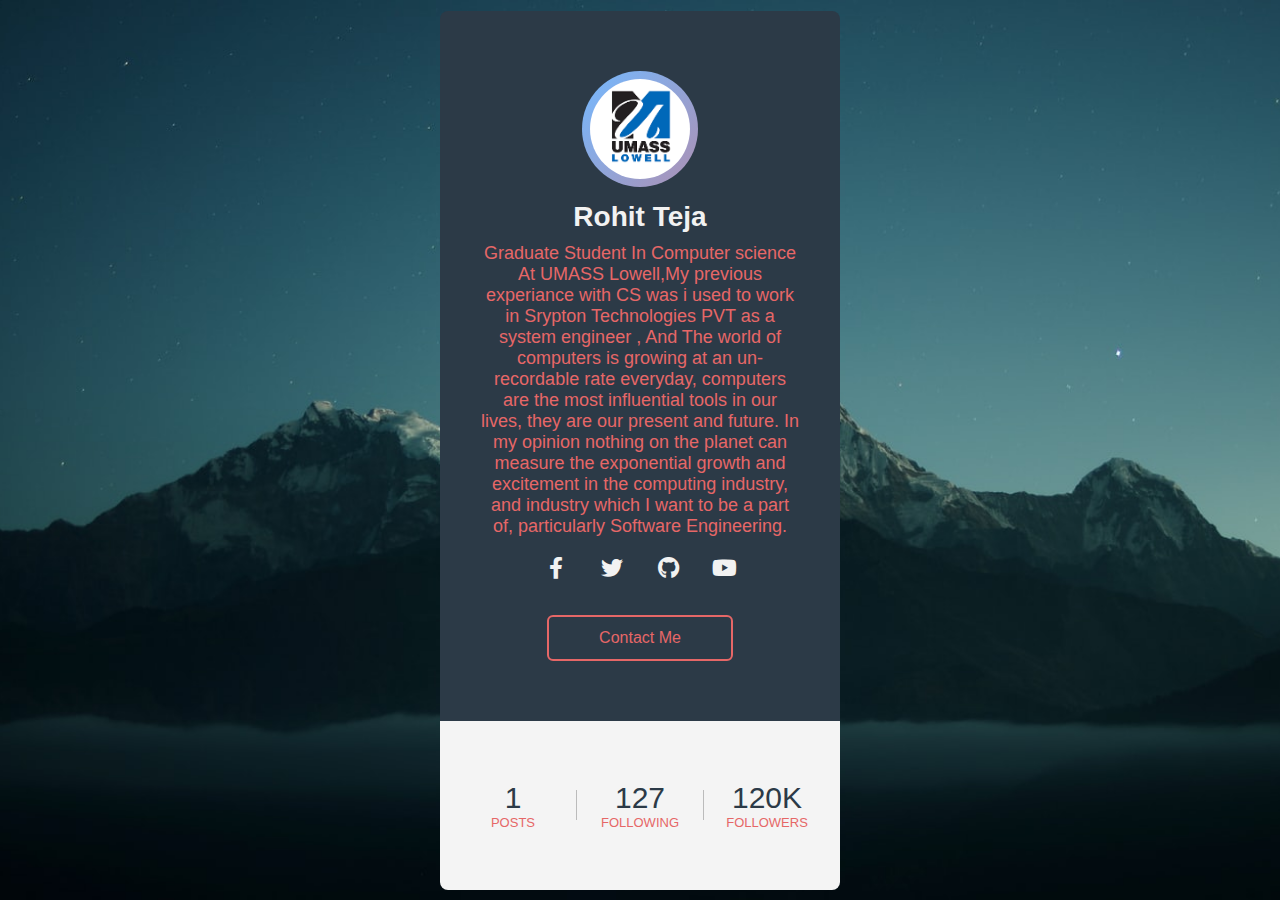
<file: kampa-Rohit Teja-hw2-firstApp/profile card/index.html>
<!DOCTYPE html>
<html lang="en">
<head>
  <meta charset="UTF-8">
  <meta name="viewport" content="width=device-width, initial-scale=1.0">
  <title></title>
  <link rel="stylesheet" href="https://cdnjs.cloudflare.com/ajax/libs/font-awesome/5.14.0/css/all.min.css"/>
  <link rel="stylesheet" href="style.css">
</head>
<body>
  <div class="profile-card">
    <div class="card-header">
      <div class="pic">
        <img src="download.png" alt="">
      </div>
      <div class="name">Rohit Teja</div>
      <div class="desc">Graduate Student In Computer science At UMASS Lowell,My previous experiance with CS was i used to work in Srypton Technologies PVT as a system engineer , And The world of computers is growing at an un-recordable rate everyday, computers are the most influential tools in our lives, they are our present and future. In my opinion nothing on the planet can measure the exponential growth and excitement in the computing industry, and industry which I want to be a part of, particularly Software Engineering. </div>
      <div class="sm">
        <a href="#" class="fab fa-facebook-f"></a>
        <a href="#" class="fab fa-twitter"></a>
        <a href="#" class="fab fa-github"></a>
        <a href="#" class="fab fa-youtube"></a>
      </div>
      <a href="#" class="contact-btn">Contact Me</a>
    </div>
    <div class="card-footer">
      <div class="numbers">
        <div class="item">
          <span>1</span>
          Posts
        </div>
        <div class="border"></div>
        <div class="item">
          <span>127</span>
          Following
        </div>
        <div class="border"></div>
        <div class="item">
          <span>120K</span>
          Followers
        </div>
      </div>
    </div>
  </div>
</body>
</html>
</file>
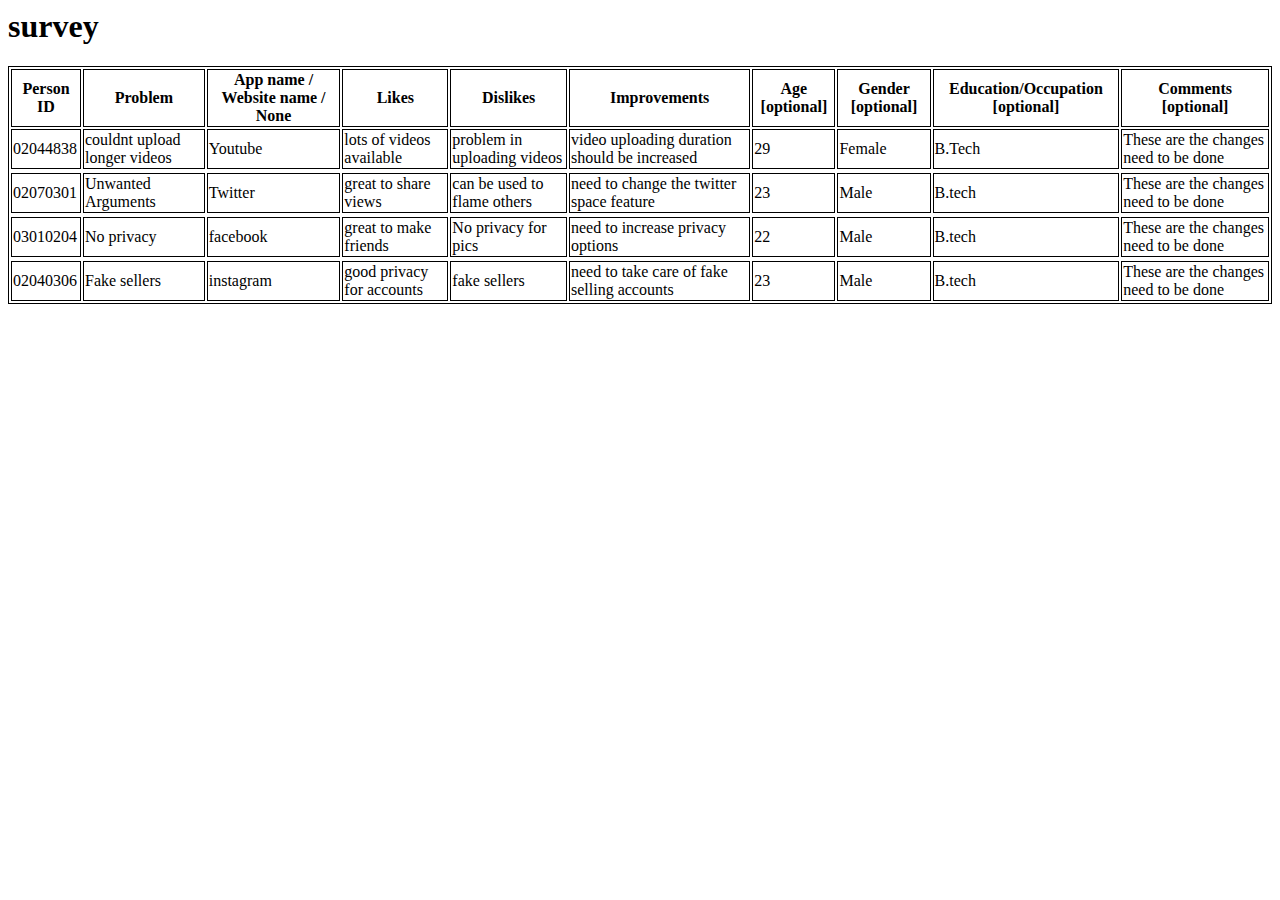
<file: rohit teja kampa.html>
<html>
<head>
<style>
table, th, td {
  border: 1px solid black;
}
</style>
</head>
<body>

<h1>survey</h1>

<table>
  <tr>
    <th>Person ID</th>
    <th>Problem</th>
    <th>App name / Website name / None</th>
    <th>Likes</th>
    <th>Dislikes</th>
    <th>Improvements</th>
    <th>Age [optional]</th>
    <th>Gender [optional]</th>
    <th>Education/Occupation [optional]</th>
    <th>Comments [optional]</th>

  </tr>
  <tr>
    <td>02044838</td>
    <td>couldnt upload longer videos </td>
    <td>Youtube</td>
    <td>lots of videos available</td>
    <td>problem in uploading videos</td>
    <td>video uploading duration should be increased</td>
    <td>29</td>
    <td>Female</td>
    <td>B.Tech</td>
    <td>These are the changes need to be done</td>
   
  </tr>
  <tr>
    <tr>
    <td>02070301</td>
    <td>Unwanted Arguments</td>
    <td>Twitter</td>
    <td>great to share views</td>
    <td>can be used to flame others</td>
    <td>need to change the twitter space feature</td>
    <td>23</td>
    <td>Male</td>
    <td>B.tech</td>
    <td>These are the changes need to be done</td>  
    
</tr>
  <tr>
    <tr>
    <td>03010204</td>
    <td>No privacy</td>
    <td>facebook</td>
    <td>great to make friends</td>
    <td>No privacy for pics</td>
    <td>need to increase privacy options</td>
    <td>22</td>
    <td>Male</td>
    <td>B.tech</td>
    <td>These are the changes need to be done</td>  
    
</tr>
  <tr>
   <tr>
    <td>02040306</td>
    <td>Fake sellers</td>
    <td>instagram</td>
    <td>good privacy for accounts</td>
    <td>fake sellers</td>
    <td>need to take care of fake selling accounts</td>
    <td>23</td>
    <td>Male</td>
    <td>B.tech</td>
    <td>These are the changes need to be done</td>  
    
</tr>
</table>

</body>
</html>
</file>
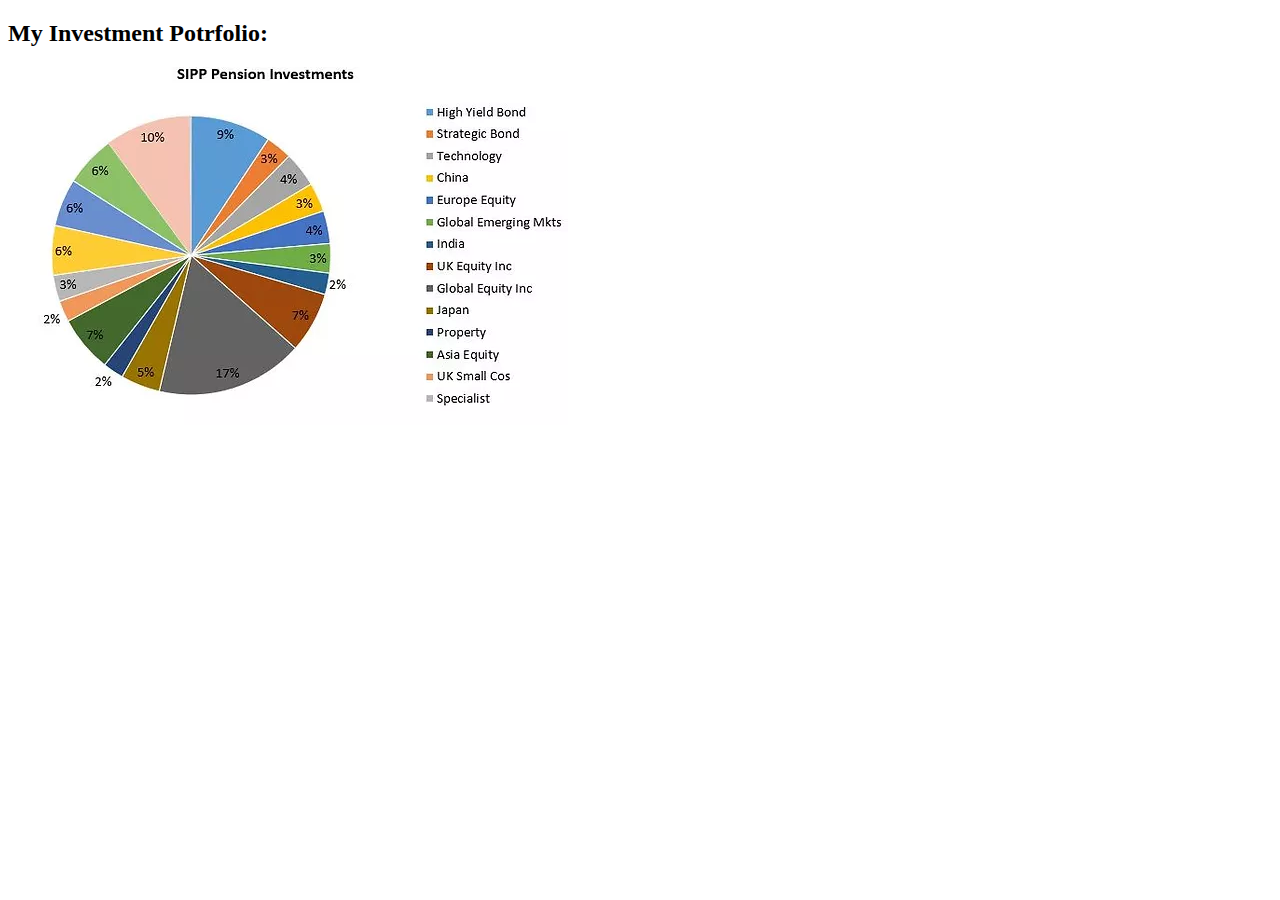
<file: Rohit Teja Kampa__hw3_secondPhaseOfApp/investment.html>
<!DOCTYPE html>
<html>
    <title>
        Invetsment portfolio
    </title>
    <body>
        <h2>My Investment Potrfolio:</h2>
        <img src="portfolio.jpeg.webp" alt="portfolio">
    </body>
</html>
</file>
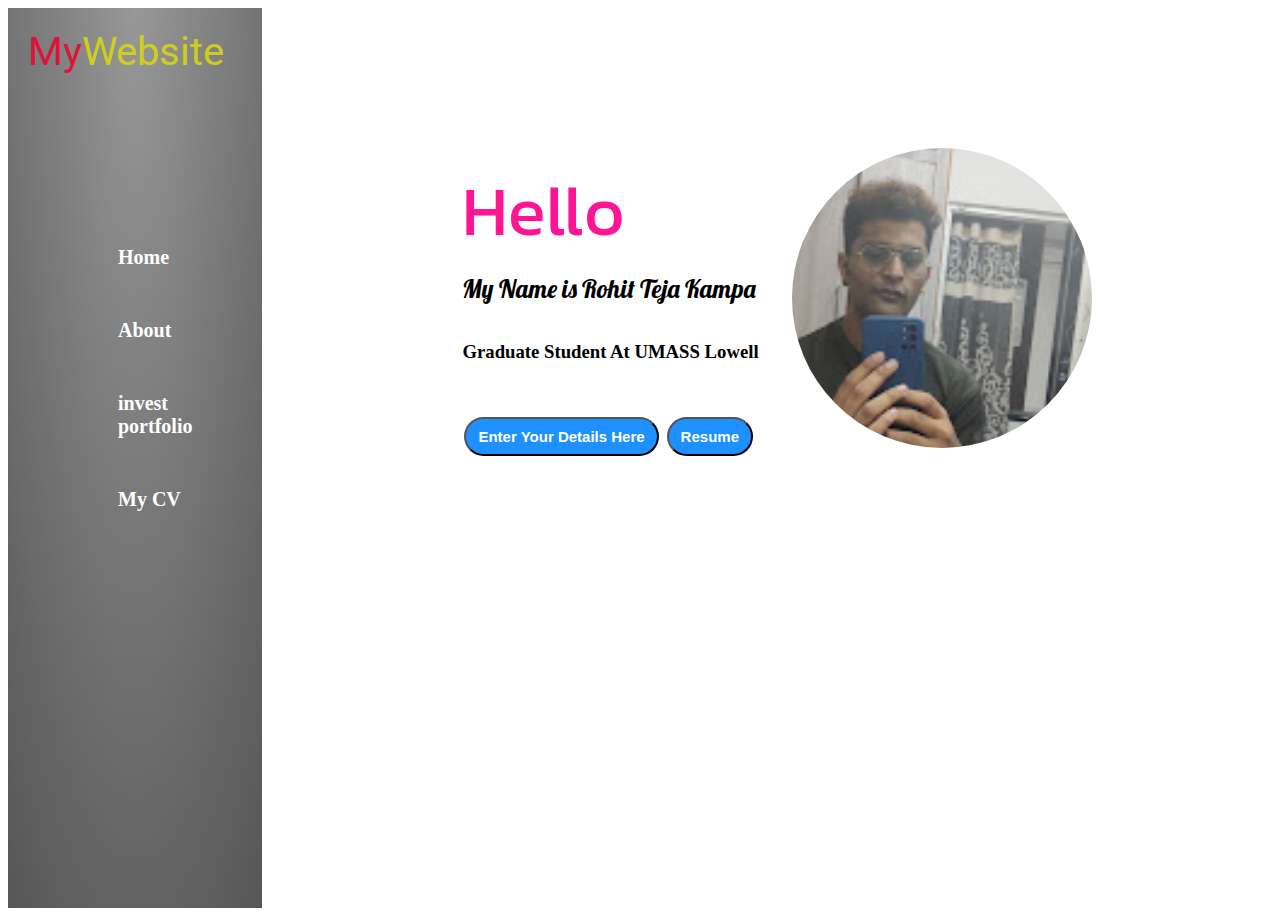
<file: Rohit Teja Kampa__hw3_secondPhaseOfApp/web.html>
<!DOCTYPE html>
<html lan="en">
    <head>
        <title>Rohit Teja Kampa</title>
        <meta charset="UTF-8">
        <meta http-equiv="">
        <meta name="viewport" content="width=device-width, initial-scale=1.0">
        <link href="https://fonts.googleapis.com/css2?family=Abril+Fatface&family=Kanit:ital,wght@1,700&family=Lobster&family=Roboto:ital,wght@1,700&display=swap" rel="stylesheet">
        <link rel="stylesheet" href="web.css">
    </head>
    <body>

        <div class="hero">
        <div class="sidebar">
            <div class="logo">
               <span>My</span>Website
            </div>
            <nav>
                <ul>
                    <li><a href="web.html">Home</a></li>
                    <li><a href="web.html">About</a></li>
                    <li><a href="investment.html">invest portfolio</a></li>
                    <li><a href="resume.html">My CV</a></li>
                </ul>
            </nav>
        </div>
        <div class="main">
            <div class="image">
                <img src="Rohit.jpeg.jpg" alt="rohit"></div>
                <div class="innermain">
                <div class="devinfo">
                    <div class="hello">Hello</div>
                    <div class="about">
                     My Name is Rohit Teja Kampa </div><br>
                    <h3>
                        <h3>Graduate Student At UMASS Lowell

                    </div><br>
                
                    <br>
                    <div class="buttons">
                   <button><a href="contact.html">Enter Your Details Here</a></button>
                    <button><a href="resume.html">Resume</a></button>
                </div>
                </div>
        </div>
    </body>
</html>
</file>
<file: kampa-Rohit Teja-hw2-firstApp/profile card/style.css>
*{
  margin: 0;
  padding: 0;
  font-family: "Ubuntu", sans-serif;
  box-sizing: border-box;
  text-decoration: none;
}

body{
  height: 100vh;
  background: url(bg.jpg) no-repeat center;
  background-size: cover;
  display: flex;
  align-items: center;
  justify-content: center;
}

.profile-card{
  width: 400px;
  text-align: center;
  border-radius: 8px;
  overflow: hidden;
}

.card-header{
  background: #2c3a47;
  padding: 60px 40px;
}

.pic{
  display: inline-block;
  padding: 8px;
  background: linear-gradient(130deg, #74b9ff, #e66767);
  margin: auto;
  border-radius: 50%;
  background-size: 200% 200%;
  animation: animated-gradient 2s linear infinite;
}

@keyframes animated-gradient{
  25%{
    background-position: left bottom;
  }
  50%{
    background-position: right bottom;
  }
  75%{
    background-position: right top;
  }
  100%{
    background-position: left top;
  }
}

.pic img{
  display: block;
  width: 100px;
  height: 100px;
  border-radius: 50%;
}

.name{
  color: #f2f2f2;
  font-size: 28px;
  font-weight: 600;
  margin: 10px 0;
}

.desc{
  font-size: 18px;
  color: #e66767;
}

.sm{
  display: flex;
  justify-content: center;
  margin: 20px 0;
}

.sm a{
  color: #f2f2f2;
  width: 56px;
  font-size: 22px;
  transition: .3s linear;
}

.sm a:hover{
  color: #e66767;
}

.contact-btn{
  display: inline-block;
  padding: 12px 50px;
  color: #e66767;
  border: 2px solid #e66767;
  border-radius: 6px;
  margin-top: 16px;
  transition: .3s linear;
}

.contact-btn:hover{
  background: #e66767;
  color: #f2f2f2;
}

.card-footer{
  background: #f4f4f4;
  padding: 60px 10px;
}

.numbers{
  display: flex;
  align-items: center;
}

.item{
  flex: 1;
  text-transform: uppercase;
  font-size: 13px;
  color: #e66767;
}

.item span{
  display: block;
  color: #2c3a47;
  font-size: 30px;
}

.border{
  width: 1px;
  height: 30px;
  background: #bbb;
}
</file>
<file: Rohit Teja Kampa__hw3_secondPhaseOfApp/web.css>
{
    margin:0px;
    padding:0px;
    box-sizing: border-box;
}
body{
}
.logo{
    color:rgba(216, 216, 14, 0.893);
    font-size: 40px;
    font-family: 'Roboto', sans-serif;
    padding:20px;

}
span{
    color:crimson;
}
.sidebar{
    background: linear-gradient(to bottom, rgba(255,255,255,0.15) 0%, rgba(0,0,0,0.15) 100%), radial-gradient(at top center, rgba(255,255,255,0.40) 0%, rgba(0,0,0,0.40) 120%) #989898;
    background-blend-mode: multiply,multiply;
    width:20vw;
    height:100vh;
}
.sidebar nav{
    padding:70px ;

}
.sidebar nav li{
    color:white;
    list-style:none;
    font-size: 20px;
    font-weight: bold;
    padding:25px 0;
    position: relative;
    bottom:-40px;
    
}
.hero{
    display: flex;
}
.main{
   /* background-color: yellow;*/
    width: 81vw;
}
.innermain{
    /background-color:pink;/
    width:60vw;
    height: 32vh;
    margin: 150px;


}
.innermain{
    padding:0 50px ;
}
.image img{
    height:300px;
    width:300px;
    float:right;
    border-radius: 150px;
    position:relative;
    bottom:-140px;
    left:-180px;
}
.hello{
    color:deeppink;
    font-family: 'Kanit', sans-serif;
    font-size: 70px;
}
.name{
    font-size: 40px;
}
.about{
    font-size: 25px;
    padding-top: 10px;
    font-family: 'Lobster', cursive;
}
.button {
   margin:30px;
   
}
.buttons button{
    padding: 9px 12px;
    border-radius:20px;
    color:white;
    background-color:dodgerblue;
    font-weight: bold;
    font-size: 15px;
    margin:0 2px;
    cursor: pointer;

}
.buttons button a{
    text-decoration: none;
    color:white;
    font-weight: bold;


}
.buttons button:hover{
    background-color:#262626;
    
}
.container{
    border: 1px solid black;
    width: 500px;
    background: #fff;
    text-align: center;
    border-radius: 5px;
    padding: 50px 35px 10px 35px;
    position:relative;
    left:200px;
    bottom:-30px;
  }
  .container header{
    font-size: 35px;
    font-weight: 600;
    margin: 0 0 30px 0;
  }
  .container .form-outer{
    width: 100%;
    overflow: hidden;
  }
  .container .form-outer form{
    display: flex;
    width: 400%;
  }
  .form-outer form .page{
    width: 25%;
    transition: margin-left 0.3s ease-in-out;
  }
  .form-outer form .page .title{
    text-align: left;
    font-size: 25px;
    font-weight: 500;
  }
  .form-outer form .page .field{
    width: 330px;
    height: 45px;
    margin: 45px 0;
    display: flex;
    position: relative;
  }
  form .page .field .label{
    position: absolute;
    top: -30px;
    font-weight: 500;
  }
  form .page .field input{
    height: 100%;
    width: 100%;
    border: 1px solid lightgrey;
    border-radius: 5px;
    padding-left: 15px;
    font-size: 18px;
  }
  form .page .field select{
    width: 100%;
    padding-left: 10px;
    font-size: 17px;
    font-weight: 500;
  }
  form .page .field button{
    width: 100%;
    height: calc(100% + 5px);
    border: none;
    background: #d33f8d;
    margin-top: -20px;
    border-radius: 5px;
    color: #fff;
    cursor: pointer;
    font-size: 18px;
    font-weight: 500;
    letter-spacing: 1px;
    text-transform: uppercase;
    transition: 0.5s ease;
  }
  form .page .field button:hover{
    background: #000;
  }
  form .page .btns button{
    margin-top: -20px!important;
  }
  form .page .btns button.prev{
    margin-right: 3px;
    font-size: 17px;
  }
  form .page .btns button.next{
    margin-left: 3px;
  }
  .container .progress-bar{
    display: flex;
    margin: 40px 0;
    user-select: none;
  }
  .container .progress-bar .step{
    text-align: center;
    width: 100%;
    position: relative;
  }
  .container .progress-bar .step p{
    font-weight: 500;
    font-size: 18px;
    color: #000;
    margin-bottom: 8px;
  }
  .progress-bar .step .bullet{
    height: 25px;
    width: 25px;
    border: 2px solid #000;
    display: inline-block;
    border-radius: 50%;
    position: relative;
    transition: 0.2s;
    font-weight: 500;
    font-size: 17px;
    line-height: 25px;
  }
  .progress-bar .step .bullet.active{
    border-color: #d43f8d;
    background: #d43f8d;
  }
  .progress-bar .step .bullet span{
    position: absolute;
    left: 50%;
    transform: translateX(-50%);
  }
  .progress-bar .step .bullet.active span{
    display: none;
  }
  .progress-bar .step .bullet:before,
  .progress-bar .step .bullet:after{
    position: absolute;
    content: '';
    bottom: 11px;
    right: -81px;
    height: 3px;
    width: 77px;
    background: #262626;
  }
  .progress-bar .step .bullet.active:after{
    background: #d43f8d;
    transform: scaleX(0);
    transform-origin: left;
    animation: animate 0.3s linear forwards;
  }
  @keyframes animate {
    100%{
      transform: scaleX(1);
    }
  }
  .progress-bar .step:last-child .bullet:before,
  .progress-bar .step:last-child .bullet:after{
    display: none;
  }
  .progress-bar .step p.active{
    color: #d43f8d;
    transition: 0.2s linear;
  }
  .progress-bar .step .check{
    position: absolute;
    left: 50%;
    top: 70%;
    font-size: 15px;
    transform: translate(-50%, -50%);
    display: none;
  }
  .progress-bar .step .check.active{
    display: block;
    color: #fff;
  }
  .sidebar a{
    font-weight: bold;
    color:white;
    text-decoration: none;
  }
  .sidebar a:hover{
    color:yellow;
  }
</file>
